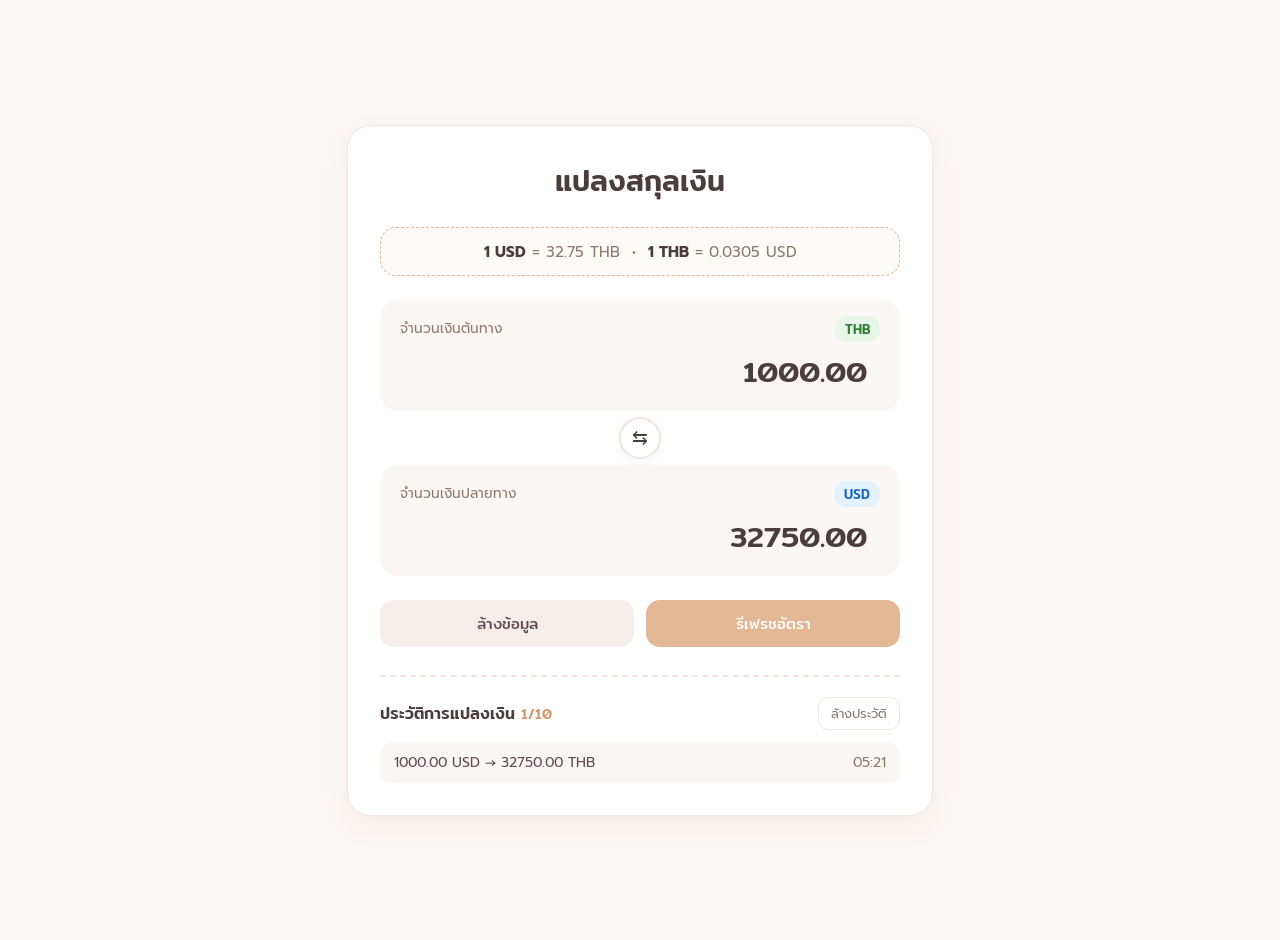
<file: Assignment2/index.html>
<!DOCTYPE html>
<html lang="th">
<head>
    <meta charset="UTF-8">
    <meta name="viewport" content="width=device-width, initial-scale=1.0">
    <title>เครื่องมือแปลงสกุลเงิน</title>
    <!-- นำเข้าฟอนต์ Mitr และ Prompt จาก Google Fonts -->
    <link rel="preconnect" href="https://fonts.googleapis.com">
    <link rel="preconnect" href="https://fonts.gstatic.com" crossorigin>
    <link href="https://fonts.googleapis.com/css2?family=Mitr:wght@300;400;500;600&family=Prompt:wght@300;400;500;600&display=swap" rel="stylesheet">
    
    <style>
        :root {
            --primary-color: #4a3e3d; /* น้ำตาลเข้ม ละมุนตา */
            --bg-color: #fcf8f5; /* สีครีมอ่อน นุ่มนวล */
            --card-bg: #ffffff;
            --accent-color: #e2b897; /* อุ่นๆ แบบมินิมอล */
            --accent-hover: #d19a73;
            --text-main: #5c4b51;
            --text-muted: #8c7a6b;
            --border-color: #f0e6df;
        }

        
        body {
            /* ใช้ฟอนต์ Mitr สำหรับหัวข้อ และ Prompt สำหรับเนื้อหา */
            font-family: 'Prompt', sans-serif;
            background-color: var(--bg-color);
            color: var(--text-main);
            display: flex;
            justify-content: center;
            align-items: center;
            min-height: 100vh;
            margin: 0;
            padding: 20px;
        }

        h1, h2, h3, .brand-font {
            font-family: 'Mitr', sans-serif;
        }

        .container {
            width: 100%;
            max-width: 520px;
            background-color: var(--card-bg);
            padding: 32px;
            border-radius: 24px;
            box-shadow: 0 10px 25px rgba(165, 140, 130, 0.1);
            border: 1px solid var(--border-color);
        }

        .header {
            text-align: center;
            margin-bottom: 24px;
        }

        .header h1 {
            font-size: 1.8rem;
            margin: 0;
            color: var(--primary-color);
            font-weight: 500;
        }

        .rate-box {
            background-color: #fdfbf7;
            border: 1.5px dashed var(--accent-color);
            padding: 12px 16px;
            border-radius: 16px;
            text-align: center;
            margin-bottom: 24px;
            font-size: 0.95rem;
            color: var(--text-muted);
        }

        .rate-box strong {
            color: var(--primary-color);
        }

        .converter-row {
            display: flex;
            flex-direction: column;
            gap: 12px;
            margin-bottom: 24px;
            position: relative;
        }

        .input-group {
            background-color: #faf7f5;
            border: 2px solid transparent;
            border-radius: 18px;
            padding: 14px 18px;
            transition: all 0.2s ease;
        }

        .input-group:focus-within {
            border-color: var(--accent-color);
            background-color: #fff;
            box-shadow: 0 4px 12px rgba(226, 184, 151, 0.15);
        }

        .label-and-flag {
            display: flex;
            justify-content: space-between;
            align-items: center;
            margin-bottom: 6px;
        }

        .label-text {
            font-size: 0.85rem;
            color: var(--text-muted);
        }

        .currency-tag {
            font-size: 0.8rem;
            padding: 3px 10px;
            border-radius: 12px;
            font-weight: 500;
            font-family: 'Mitr', sans-serif;
        }

        .currency-tag.thb {
            background-color: #e8f5e9;
            color: #2e7d32;
        }

        .currency-tag.usd {
            background-color: #e3f2fd;
            color: #1565c0;
        }

        .input-field {
            font-family: 'Mitr', sans-serif;
            font-size: 1.8rem;
            font-weight: 500;
            border: none;
            outline: none;
            background: transparent;
            width: 100%;
            color: var(--primary-color);
            text-align: right;
        }

        .swap-icon-container {
            display: flex;
            justify-content: center;
            margin: -6px 0;
            z-index: 2;
        }

        .swap-btn {
            background-color: var(--card-bg);
            border: 2px solid var(--border-color);
            color: var(--primary-color);
            font-size: 1.2rem;
            cursor: pointer;
            width: 42px;
            height: 42px;
            border-radius: 50%;
            display: flex;
            align-items: center;
            justify-content: center;
            transition: all 0.3s ease;
            box-shadow: 0 2px 8px rgba(0,0,0,0.05);
        }

        .swap-btn:hover {
            background-color: var(--accent-color);
            color: #fff;
            border-color: var(--accent-color);
            transform: rotate(180deg);
        }

        .button-group {
            display: flex;
            gap: 12px;
            margin-top: 10px;
        }

        .btn {
            flex: 1;
            padding: 12px 20px;
            border-radius: 14px;
            cursor: pointer;
            font-size: 0.95rem;
            font-family: 'Mitr', sans-serif;
            border: none;
            transition: all 0.2s ease;
        }

        .btn-reset {
            background-color: #f5eeea;
            color: var(--text-main);
        }

        .btn-reset:hover {
            background-color: #ebdcd5;
        }

        .btn-refresh {
            background-color: var(--accent-color);
            color: white;
        }

        .btn-refresh:hover {
            background-color: var(--accent-hover);
        }

        .history-panel {
            margin-top: 28px;
            border-top: 2px dashed var(--border-color);
            padding-top: 20px;
        }

        .history-header {
            display: flex;
            justify-content: space-between;
            align-items: center;
            margin-bottom: 12px;
        }

        .history-title {
            font-size: 1rem;
            color: var(--primary-color);
            margin: 0;
            font-weight: 500;
        }

        .history-count {
            color: var(--accent-hover);
            font-size: 0.85rem;
        }

        .btn-clear-history {
            padding: 6px 12px;
            font-size: 0.8rem;
            background-color: transparent;
            border: 1px solid var(--border-color);
            color: var(--text-muted);
            border-radius: 10px;
            cursor: pointer;
            font-family: 'Prompt', sans-serif;
        }

        .btn-clear-history:hover {
            background-color: #fff0f0;
            border-color: #ffcdd2;
            color: #e53935;
        }

        .history-list {
            list-style: none;
            padding: 0;
            margin: 0;
            display: flex;
            flex-direction: column;
            gap: 8px;
        }

        .history-item {
            display: flex;
            justify-content: space-between;
            background-color: #faf7f5;
            padding: 10px 14px;
            border-radius: 12px;
            font-size: 0.88rem;
        }

        .history-empty {
            text-align: center;
            color: var(--text-muted);
            font-size: 0.88rem;
            padding: 16px;
            background-color: #faf7f5;
            border-radius: 12px;
        }
    </style>
</head>
<body>

    <div class="container">
        <div class="header">
            <h1>แปลงสกุลเงิน</h1>
        </div>

        <div class="rate-box">
            <span><strong>1 USD</strong> = 32.75 THB</span> &nbsp;•&nbsp; <span><strong>1 THB</strong> = 0.0305 USD</span>
        </div>

        <div class="converter-row">
            <div class="input-group">
                <div class="label-and-flag">
                    <span class="label-text">จำนวนเงินต้นทาง</span>
                    <span class="currency-tag thb" id="fromTag">THB</span>
                </div>
                <input type="number" class="input-field" id="amountOne" value="1000.00" placeholder="0.00">
            </div>
            
            <div class="swap-icon-container">
                <button class="swap-btn" id="swapBtn">⇆</button>
            </div>

            <div class="input-group">
                <div class="label-and-flag">
                    <span class="label-text">จำนวนเงินปลายทาง</span>
                    <span class="currency-tag usd" id="toTag">USD</span>
                </div>
                <input type="number" class="input-field" id="amountTwo" value="30.53" placeholder="0.00">
            </div>
        </div>

        <div class="button-group">
            <button class="btn btn-reset" id="resetBtn">ล้างข้อมูล</button>
            <button class="btn btn-refresh" id="refreshBtn">รีเฟรชอัตรา</button>
        </div>

        <div class="history-panel">
            <div class="history-header">
                <h3 class="history-title">ประวัติการแปลงเงิน <span class="history-count">0/10</span></h3>
                <button class="btn-clear-history" id="clearHistoryBtn">ล้างประวัติ</button>
            </div>
            <ul class="history-list" id="historyList">
                <li class="history-empty" id="historyEmpty">ยังไม่มีประวัติการแปลงเงิน</li>
            </ul>
        </div>
    </div>

    <script>
        const usdToThbRate = 32.75;
        const thbToUsdRate = 0.03053435;

        const amountOneEl = document.getElementById('amountOne');
        const amountTwoEl = document.getElementById('amountTwo');
        const swapBtn = document.getElementById('swapBtn');
        const resetBtn = document.getElementById('resetBtn');
        const historyList = document.getElementById('historyList');
        const historyEmptyEl = document.getElementById('historyEmpty');
        const fromTag = document.getElementById('fromTag');
        const toTag = document.getElementById('toTag');
        const clearHistoryBtn = document.getElementById('clearHistoryBtn');

        let isSwap = false;
        const maxHistory = 10;
        let historyArray = [];

        function calculateFromOne() {
            const amountOne = parseFloat(amountOneEl.value);
            let result;
            
            if (isNaN(amountOne)) {
                amountTwoEl.value = "";
                return;
            }

            if (!isSwap) {
                result = amountOne * usdToThbRate;
            } else {
                result = amountOne * thbToUsdRate;
            }
            amountTwoEl.value = result.toFixed(2);
            addToHistory(amountOne, result, !isSwap);
        }

        function calculateFromTwo() {
            const amountTwo = parseFloat(amountTwoEl.value);
            if (isNaN(amountTwo)) {
                amountOneEl.value = "";
                return;
            }

            let result;
            if (!isSwap) {
                result = amountTwo / usdToThbRate;
            } else {
                result = amountTwo / thbToUsdRate;
            }
            amountOneEl.value = result.toFixed(2);
            addToHistory(amountTwo, result, isSwap);
        }

        function addToHistory(fromAmount, toAmount, isUsdToThb) {
            let fromCurrency = isUsdToThb ? 'USD' : 'THB';
            let toCurrency = isUsdToThb ? 'THB' : 'USD';
            
            fromAmount = parseFloat(fromAmount).toFixed(2);
            toAmount = parseFloat(toAmount).toFixed(2);

            const timestamp = new Date().toLocaleTimeString('th-TH', { hour: '2-digit', minute: '2-digit' });
            const historyText = `${fromAmount} ${fromCurrency} → ${toAmount} ${toCurrency}`;
            
            historyArray.unshift({ text: historyText, time: timestamp });
            if (historyArray.length > maxHistory) {
                historyArray.pop();
            }
            updateHistoryUI();
        }

        function updateHistoryUI() {
            historyList.innerHTML = '';
            
            if (historyArray.length === 0) {
                historyList.appendChild(historyEmptyEl);
                document.querySelector('.history-count').innerText = `0/10`;
                return;
            }

            historyEmptyEl.remove();
            document.querySelector('.history-count').innerText = `${historyArray.length}/10`;

            historyArray.forEach(item => {
                const li = document.createElement('li');
                li.classList.add('history-item');
                li.innerHTML = `
                    <span>${item.text}</span>
                    <span style="color: var(--text-muted);">${item.time}</span>
                `;
                historyList.appendChild(li);
            });
        }

        amountOneEl.addEventListener('input', calculateFromOne);
        amountTwoEl.addEventListener('input', calculateFromTwo);

        swapBtn.addEventListener('click', () => {
            isSwap = !isSwap;
            if (!isSwap) {
                fromTag.innerText = 'THB';
                fromTag.className = 'currency-tag thb';
                toTag.innerText = 'USD';
                toTag.className = 'currency-tag usd';
            } else {
                fromTag.innerText = 'USD';
                fromTag.className = 'currency-tag usd';
                toTag.innerText = 'THB';
                toTag.className = 'currency-tag thb';
            }
            calculateFromOne();
        });

        resetBtn.addEventListener('click', () => {
            amountOneEl.value = "1000.00";
            isSwap = false;
            fromTag.innerText = 'THB';
            fromTag.className = 'currency-tag thb';
            toTag.innerText = 'USD';
            toTag.className = 'currency-tag usd';
            calculateFromOne();
        });

        clearHistoryBtn.addEventListener('click', () => {
            historyArray = [];
            updateHistoryUI();
        });

        calculateFromOne();
    </script>
</body>
</html>
</file>
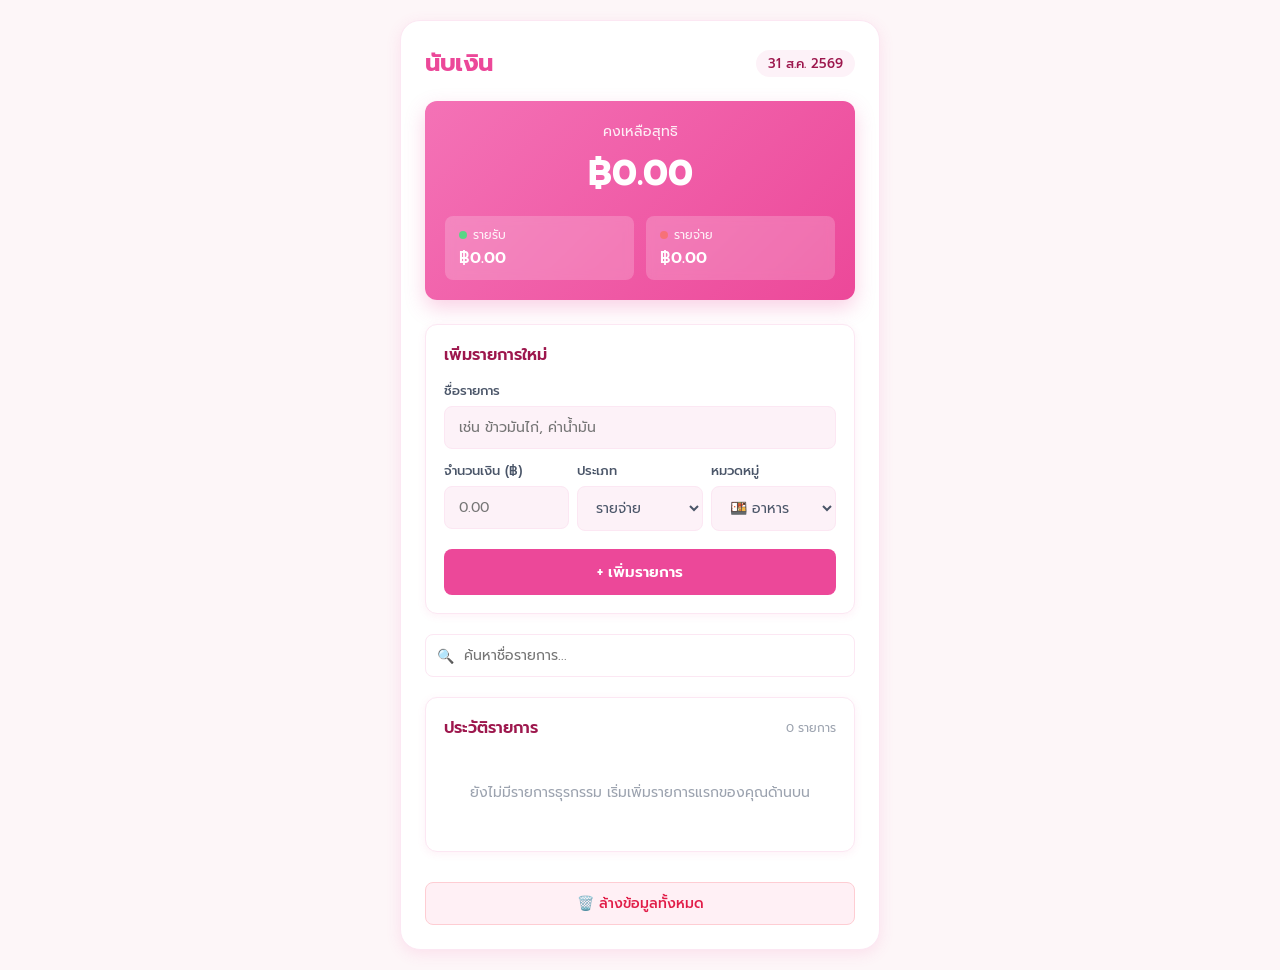
<file: Assignment3/index.html>
<!DOCTYPE html>
<html lang="th">
<head>
    <meta charset="UTF-8">
    <meta name="viewport" content="width=device-width, initial-scale=1.0">
    <title>นับเงิน - โปรแกรมบัญชีรายรับ-รายจ่าย</title>
    <link rel="preconnect" href="https://fonts.googleapis.com">
    <link rel="preconnect" href="https://fonts.gstatic.com" crossorigin>
    <link href="https://fonts.googleapis.com/css2?family=Prompt:wght@300;400;500;600;700&display=swap" rel="stylesheet">
    <style>
        :root {
            --bg-color: #fdf6f8;
            --card-bg: #ffffff;
            --primary-pink: #ec4899;
            --primary-hover: #db2777;
            --soft-pink: #fbcfe8;
            --light-pink: #fdf2f8;
            --dark-pink: #9d174d;
            --text-main: #4a5568;
            --text-muted: #9ca3af;
            --border-color: #f472b6;
            --border-light: #fce7f3;
            --shadow-sm: 0 2px 8px rgba(236, 72, 153, 0.08);
            --shadow-md: 0 4px 15px rgba(236, 72, 153, 0.12);
            --radius-lg: 20px;
            --radius-md: 12px;
            --radius-sm: 8px;
        }

        * {
            box-sizing: border-box;
            margin: 0;
            padding: 0;
            font-family: 'Prompt', sans-serif;
        }

        body {
            background-color: var(--bg-color);
            color: var(--text-main);
            display: flex;
            justify-content: center;
            align-items: flex-start;
            min-height: 100vh;
            padding: 20px;
        }

        .app-container {
            width: 100%;
            max-width: 480px;
            background: var(--card-bg);
            border-radius: var(--radius-lg);
            box-shadow: var(--shadow-md);
            padding: 24px;
            border: 1px solid var(--border-light);
        }

        .header-bar {
            display: flex;
            justify-content: space-between;
            align-items: center;
            margin-bottom: 20px;
        }

        .logo {
            font-size: 24px;
            font-weight: 700;
            color: var(--primary-pink);
            letter-spacing: -0.5px;
        }

        .date-badge {
            font-size: 13px;
            color: var(--dark-pink);
            background: var(--light-pink);
            padding: 4px 12px;
            border-radius: 20px;
            font-weight: 500;
        }

        /* Dashboard Balance Card */
        .balance-card {
            background: linear-gradient(135deg, #f472b6 0%, #ec4899 100%);
            color: white;
            border-radius: var(--radius-md);
            padding: 20px;
            text-align: center;
            box-shadow: 0 8px 20px rgba(236, 72, 153, 0.25);
            margin-bottom: 24px;
        }

        .balance-title {
            font-size: 14px;
            opacity: 0.9;
            font-weight: 400;
            margin-bottom: 4px;
        }

        .balance-amount {
            font-size: 36px;
            font-weight: 700;
            margin-bottom: 16px;
        }

        .summary-grid {
            display: grid;
            grid-template-columns: 1fr 1fr;
            gap: 12px;
        }

        .summary-box {
            background: rgba(255, 255, 255, 0.2);
            backdrop-filter: blur(5px);
            padding: 10px 14px;
            border-radius: var(--radius-sm);
            text-align: left;
        }

        .summary-label {
            font-size: 12px;
            opacity: 0.9;
            display: flex;
            align-items: center;
            gap: 6px;
        }

        .dot {
            width: 8px;
            height: 8px;
            border-radius: 50%;
            display: inline-block;
        }

        .dot-income { background-color: #4ade80; }
        .dot-expense { background-color: #f87171; }

        .summary-value {
            font-size: 16px;
            font-weight: 600;
            margin-top: 2px;
        }

        /* Form Section */
        .card-section {
            background: var(--card-bg);
            border: 1px solid var(--border-light);
            border-radius: var(--radius-md);
            padding: 18px;
            margin-bottom: 20px;
            box-shadow: var(--shadow-sm);
        }

        .section-title {
            font-size: 16px;
            font-weight: 600;
            color: var(--dark-pink);
            margin-bottom: 14px;
        }

        .form-group {
            margin-bottom: 12px;
        }

        .form-label {
            display: block;
            font-size: 13px;
            color: var(--text-main);
            margin-bottom: 6px;
            font-weight: 500;
        }

        .form-control {
            width: 100%;
            padding: 10px 14px;
            font-size: 14px;
            border: 1px solid var(--border-light);
            border-radius: var(--radius-sm);
            background-color: var(--light-pink);
            outline: none;
            transition: all 0.2s;
            color: var(--text-main);
        }

        .form-control:focus {
            border-color: var(--primary-pink);
            background-color: #fff;
            box-shadow: 0 0 0 3px rgba(236, 72, 153, 0.15);
        }

        .form-row {
            display: grid;
            grid-template-columns: 1fr 1fr 1fr;
            gap: 8px;
        }

        .btn-submit {
            width: 100%;
            background-color: var(--primary-pink);
            color: white;
            border: none;
            padding: 12px;
            border-radius: var(--radius-sm);
            font-size: 15px;
            font-weight: 600;
            cursor: pointer;
            transition: background-color 0.2s;
            margin-top: 6px;
        }

        .btn-submit:hover {
            background-color: var(--primary-hover);
        }

        /* Search Bar */
        .search-box {
            position: relative;
            margin-bottom: 20px;
        }

        .search-input {
            width: 100%;
            padding: 10px 14px 10px 38px;
            font-size: 14px;
            border: 1px solid var(--border-light);
            border-radius: var(--radius-sm);
            background-color: #fff;
            outline: none;
        }

        .search-icon {
            position: absolute;
            left: 12px;
            top: 50%;
            transform: translateY(-50%);
            color: var(--text-muted);
            font-size: 14px;
        }

        /* History List */
        .history-header {
            display: flex;
            justify-content: space-between;
            align-items: center;
            margin-bottom: 12px;
        }

        .count-badge {
            font-size: 12px;
            color: var(--text-muted);
        }

        .transaction-list {
            list-style: none;
        }

        .transaction-item {
            display: flex;
            align-items: center;
            justify-content: space-between;
            padding: 12px;
            border-bottom: 1px solid var(--border-light);
            transition: background 0.2s;
        }

        .transaction-item:last-child {
            border-bottom: none;
        }

        .item-info {
            display: flex;
            align-items: center;
            gap: 12px;
        }

        .item-category-tag {
            font-size: 11px;
            background: var(--light-pink);
            color: var(--dark-pink);
            padding: 4px 8px;
            border-radius: 6px;
            font-weight: 500;
        }

        .item-name {
            font-size: 14px;
            font-weight: 500;
        }

        .item-amount {
            font-size: 14px;
            font-weight: 600;
        }

        .amount-income { color: #16a34a; }
        .amount-expense { color: #dc2626; }

        .empty-state {
            text-align: center;
            padding: 30px 10px;
            color: var(--text-muted);
            font-size: 14px;
        }

        /* Clear Button */
        .btn-clear {
            width: 100%;
            background-color: #fff0f5;
            color: #e11d48;
            border: 1px solid #fecdd3;
            padding: 10px;
            border-radius: var(--radius-sm);
            font-size: 14px;
            font-weight: 500;
            cursor: pointer;
            transition: all 0.2s;
            margin-top: 10px;
        }

        .btn-clear:hover {
            background-color: #ffe4e6;
        }
    </style>
</head>
<body>

<div class="app-container">
    <!-- Header -->
    <div class="header-bar">
        <div class="logo">นับเงิน</div>
        <div class="date-badge" id="currentDate">31 ส.ค. 2569</div>
    </div>

    <!-- สรุปรายงานการเงิน -->
    <div class="balance-card">
        <div class="balance-title">คงเหลือสุทธิ</div>
        <div class="balance-amount" id="netBalance">฿0.00</div>
        <div class="summary-grid">
            <div class="summary-box">
                <div class="summary-label"><span class="dot dot-income"></span> รายรับ</div>
                <div class="summary-value" id="totalIncome">฿0.00</div>
            </div>
            <div class="summary-box">
                <div class="summary-label"><span class="dot dot-expense"></span> รายจ่าย</div>
                <div class="summary-value" id="totalExpense">฿0.00</div>
            </div>
        </div>
    </div>

    <!-- Form Section -->
    <div class="card-section">
        <div class="section-title">เพิ่มรายการใหม่</div>
        <form id="transactionForm">
            <div class="form-group">
                <label class="form-label">ชื่อรายการ</label>
                <input type="text" id="itemName" class="form-control" placeholder="เช่น ข้าวมันไก่, ค่าน้ำมัน" required>
            </div>
            
            <div class="form-row">
                <div class="form-group">
                    <label class="form-label">จำนวนเงิน (฿)</label>
                    <input type="number" id="itemAmount" class="form-control" placeholder="0.00" min="0" step="any" required>
                </div>
                <div class="form-group">
                    <label class="form-label">ประเภท</label>
                    <select id="itemType" class="form-control">
                        <option value="expense">รายจ่าย</option>
                        <option value="income">รายรับ</option>
                    </select>
                </div>
                <div class="form-group">
                    <label class="form-label">หมวดหมู่</label>
                    <select id="itemCategory" class="form-control">
                        <option value="อาหาร">🍱 อาหาร</option>
                        <option value="เดินทาง">🚗 เดินทาง</option>
                        <option value="ช้อปปิ้ง">🛍️ ช้อปปิ้ง</option>
                        <option value="เงินเดือน">💰 เงินเดือน</option>
                        <option value="อื่นๆ">📦 อื่นๆ</option>
                    </select>
                </div>
            </div>

            <button type="submit" class="btn-submit">+ เพิ่มรายการ</button>
        </form>
    </div>

    <!-- ค้นหารายการ -->
    <div class="search-box">
        <span class="search-icon">🔍</span>
        <input type="text" id="searchInput" class="search-input" placeholder="ค้นหาชื่อรายการ...">
    </div>

    <!-- แสดงประวัติรายการทั้งหมด -->
    <div class="card-section">
        <div class="history-header">
            <div class="section-title" style="margin-bottom:0;">ประวัติรายการ</div>
            <div class="count-badge"><span id="recordCount">0</span> รายการ</div>
        </div>

        <ul class="transaction-list" id="transactionList"></ul>
        
        <div class="empty-state" id="emptyState">
            ยังไม่มีรายการธุรกรรม เริ่มเพิ่มรายการแรกของคุณด้านบน
        </div>
    </div>

    <!-- ล้างประวัติทั้งหมด -->
    <button class="btn-clear" id="btnClearAll">🗑️ ล้างข้อมูลทั้งหมด</button>
</div>

<script>
    let records = [];

    const form = document.getElementById('transactionForm');
    const itemNameInput = document.getElementById('itemName');
    const itemAmountInput = document.getElementById('itemAmount');
    const itemTypeSelect = document.getElementById('itemType');
    const itemCategorySelect = document.getElementById('itemCategory');
    const searchInput = document.getElementById('searchInput');
    const transactionList = document.getElementById('transactionList');
    const emptyState = document.getElementById('emptyState');
    const btnClearAll = document.getElementById('btnClearAll');

    const netBalanceEl = document.getElementById('netBalance');
    const totalIncomeEl = document.getElementById('totalIncome');
    const totalExpenseEl = document.getElementById('totalExpense');
    const recordCountEl = document.getElementById('recordCount');

    function updateSummary() {
        let incomeSum = 0;
        let expenseSum = 0;

        records.forEach(item => {
            if (item.type === 'income') {
                incomeSum += item.amount;
            } else {
                expenseSum += item.amount;
            }
        });

        const net = incomeSum - expenseSum;

        totalIncomeEl.textContent = `฿${incomeSum.toLocaleString('th-TH', {minimumFractionDigits: 2, maximumFractionDigits: 2})}`;
        totalExpenseEl.textContent = `฿${expenseSum.toLocaleString('th-TH', {minimumFractionDigits: 2, maximumFractionDigits: 2})}`;
        netBalanceEl.textContent = `฿${net.toLocaleString('th-TH', {minimumFractionDigits: 2, maximumFractionDigits: 2})}`;
    }

    function renderList(filterKeyword = '') {
        transactionList.innerHTML = '';

        const filtered = records.filter(item => 
            item.title.toLowerCase().includes(filterKeyword.toLowerCase())
        );

        recordCountEl.textContent = filtered.length;

        if (filtered.length === 0) {
            emptyState.style.display = 'block';
        } else {
            emptyState.style.display = 'none';

            filtered.forEach((item) => {
                const li = document.createElement('li');
                li.className = 'transaction-item';

                const isIncome = item.type === 'income';
                const amountSign = isIncome ? '+' : '-';
                const amountClass = isIncome ? 'amount-income' : 'amount-expense';

                li.innerHTML = `
                    <div class="item-info">
                        <span class="item-category-tag">${item.category}</span>
                        <div>
                            <div class="item-name">#${item.id} ${item.title}</div>
                        </div>
                    </div>
                    <div class="item-amount ${amountClass}">
                        ${amountSign}฿${item.amount.toLocaleString('th-TH', {minimumFractionDigits: 2, maximumFractionDigits: 2})}
                    </div>
                `;

                transactionList.appendChild(li);
            });
        }

        updateSummary();
    }

    form.addEventListener('submit', function(e) {
        e.preventDefault();

        const title = itemNameInput.value.trim();
        const amount = parseFloat(itemAmountInput.value);
        const type = itemTypeSelect.value;
        const category = itemCategorySelect.value;

        if (!title || isNaN(amount) || amount <= 0) return;

        const newRecord = {
            id: records.length + 1,
            title: title,
            amount: amount,
            type: type,
            category: category
        };

        records.unshift(newRecord);

        itemNameInput.value = '';
        itemAmountInput.value = '';
        itemTypeSelect.value = 'expense';
        itemCategorySelect.value = 'อาหาร';

        renderList(searchInput.value);
    });

    searchInput.addEventListener('input', function(e) {
        renderList(e.target.value);
    });

    btnClearAll.addEventListener('click', function() {
        if (records.length === 0) {
            alert('ไม่มีข้อมูลให้ล้าง');
            return;
        }

        const isConfirmed = confirm('คุณต้องการล้างข้อมูลประวัติทั้งหมดใช่หรือไม่?');
        if (isConfirmed) {
            records = [];
            renderList();
        }
    });

    renderList();
</script>

</body>
</html>
</file>
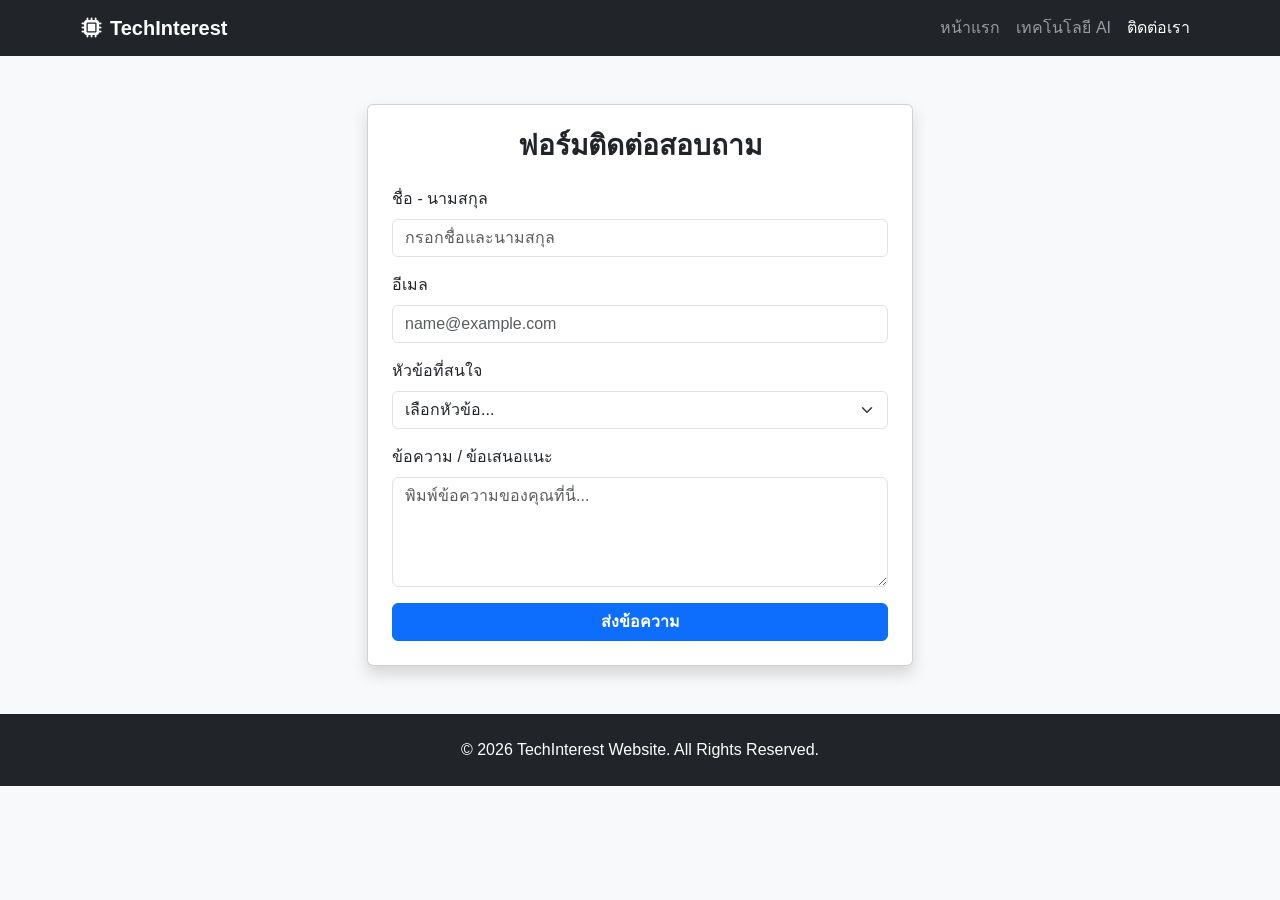
<file: Assignment 4/contact.html>
<!DOCTYPE html>
<html lang="th">
<head>
    <meta charset="UTF-8">
    <meta name="viewport" content="width=device-width, initial-scale=1.0">
    <title>Tech & AI Hub - ติดต่อเรา</title>
    <!-- Bootstrap 5 CSS -->
    <link href="https://cdn.jsdelivr.net/npm/bootstrap@5.3.0/dist/css/bootstrap.min.css" rel="stylesheet">
    <!-- Font Awesome Icons -->
    <link rel="stylesheet" href="https://cdnjs.cloudflare.com/ajax/libs/font-awesome/6.4.0/css/all.min.css">
    <!-- Custom CSS -->
    <link rel="stylesheet" href="style.css">
</head>
<body>

    <!-- Navbar -->
    <nav class="navbar navbar-expand-lg navbar-dark bg-dark sticky-top">
        <div class="container">
            <a class="navbar-brand fw-bold" href="index.html"><i class="fa-solid fa-microchip me-2"></i>TechInterest</a>
            <button class="navbar-toggler" type="button" data-bs-toggle="collapse" data-bs-target="#navbarNav">
                <span class="navbar-toggler-icon"></span>
            </button>
            <div class="collapse navbar-collapse" id="navbarNav">
                <ul class="navbar-nav ms-auto">
                    <li class="nav-item">
                        <a class="nav-link" href="index.html">หน้าแรก</a>
                    </li>
                    <li class="nav-item">
                        <a class="nav-link" href="about.html">เทคโนโลยี AI</a>
                    </li>
                    <li class="nav-item">
                        <a class="nav-link active" href="contact.html">ติดต่อเรา</a>
                    </li>
                </ul>
            </div>
        </div>
    </nav>

    <!-- Form Section -->
    <div class="container my-5">
        <div class="row justify-content-center">
            <div class="col-md-8 col-lg-6">
                <div class="card shadow">
                    <div class="card-body p-4">
                        <h3 class="card-title fw-bold text-center mb-4">ฟอร์มติดต่อสอบถาม</h3>
                        <form>
                            <div class="mb-3">
                                <label for="fullName" class="form-label">ชื่อ - นามสกุล</label>
                                <input type="text" class="form-control" id="fullName" placeholder="กรอกชื่อและนามสกุล" required>
                            </div>
                            <div class="mb-3">
                                <label for="email" class="form-label">อีเมล</label>
                                <input type="email" class="form-control" id="email" placeholder="name@example.com" required>
                            </div>
                            <div class="mb-3">
                                <label for="topic" class="form-label">หัวข้อที่สนใจ</label>
                                <select class="form-select" id="topic">
                                    <option selected>เลือกหัวข้อ...</option>
                                    <option value="1">Artificial Intelligence</option>
                                    <option value="2">Cybersecurity</option>
                                    <option value="3">Future Gadgets</option>
                                </select>
                            </div>
                            <div class="mb-3">
                                <label for="message" class="form-label">ข้อความ / ข้อเสนอแนะ</label>
                                <textarea class="form-control" id="message" rows="4" placeholder="พิมพ์ข้อความของคุณที่นี่..."></textarea>
                            </div>
                            <button type="submit" class="btn btn-primary w-100 fw-bold">ส่งข้อความ</button>
                        </form>
                    </div>
                </div>
            </div>
        </div>
    </div>

    <!-- Footer -->
    <footer class="py-4 text-center mt-auto">
        <div class="container">
            <p class="mb-0">&copy; 2026 TechInterest Website. All Rights Reserved.</p>
        </div>
    </footer>

    <!-- Bootstrap 5 JS Bundle -->
    <script src="https://cdn.jsdelivr.net/npm/bootstrap@5.3.0/dist/js/bootstrap.bundle.min.js"></script>
</body>
</html>
</file>
<file: Assignment 4/style.css>
/* Custom Styles */
body {
    font-family: 'Kanit', sans-serif;
    background-color: #f8f9fa;
}

.hero-section {
    background: linear-gradient(135deg, #0d6efd, #0dcaf0);
    color: white;
    padding: 80px 0;
}

.card-img-top {
    height: 200px;
    object-fit: cover;
}

footer {
    background-color: #212529;
    color: white;
}
</file>
